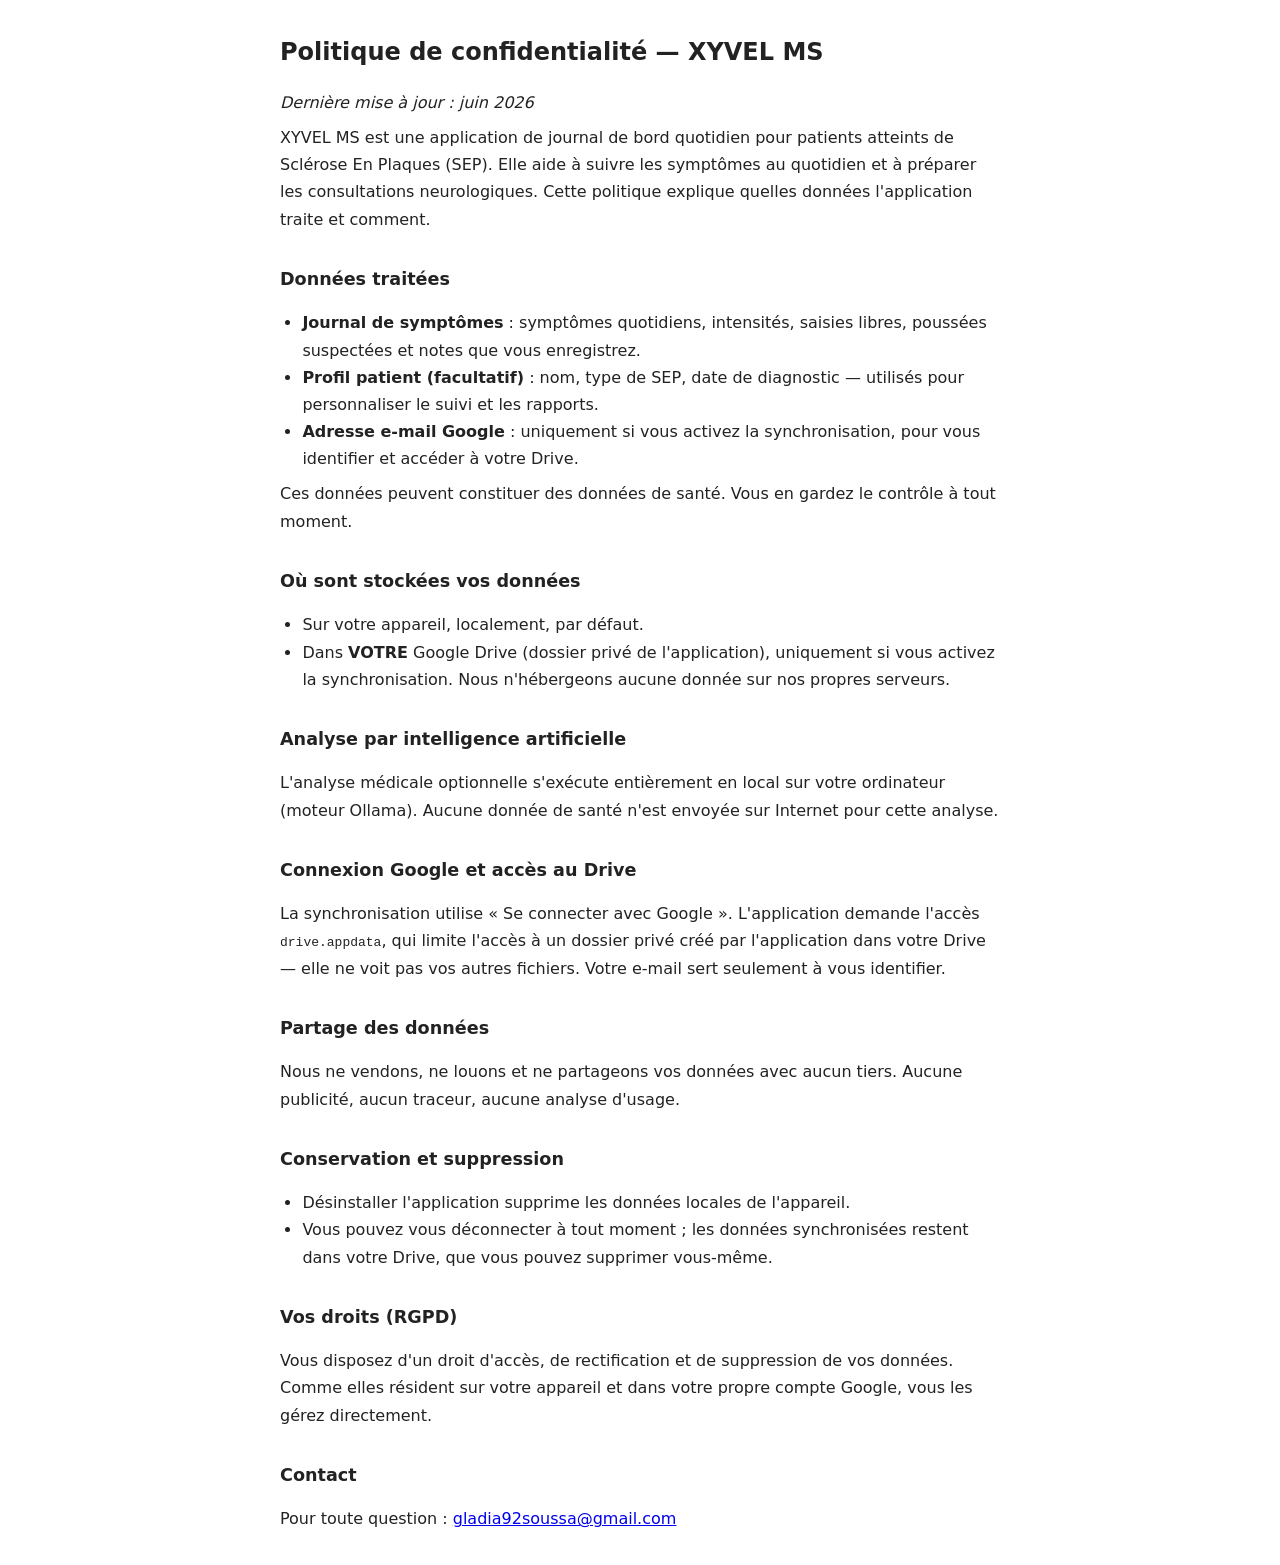
<file: privacy.html>
<!DOCTYPE html>
<html lang="fr">
<head>
  <meta charset="UTF-8" />
  <meta name="viewport" content="width=device-width, initial-scale=1.0" />
  <title>XYVEL MS — Politique de confidentialité</title>
  <style>
    body { font-family: system-ui, sans-serif; max-width: 720px; margin: 2rem auto; padding: 0 1.5rem; color: #222; line-height: 1.7; }
    h1 { font-size: 1.5rem; }
    h2 { font-size: 1.1rem; margin-top: 2rem; }
    p, ul { margin: 0.5rem 0; }
    ul { padding-left: 1.4rem; }
  </style>
</head>
<body>
  <h1>Politique de confidentialité — XYVEL MS</h1>
  <p><em>Dernière mise à jour : juin 2026</em></p>

  <p>XYVEL MS est une application de journal de bord quotidien pour patients atteints de Sclérose En Plaques (SEP). Elle aide à suivre les symptômes au quotidien et à préparer les consultations neurologiques. Cette politique explique quelles données l'application traite et comment.</p>

  <h2>Données traitées</h2>
  <ul>
    <li><strong>Journal de symptômes</strong> : symptômes quotidiens, intensités, saisies libres, poussées suspectées et notes que vous enregistrez.</li>
    <li><strong>Profil patient (facultatif)</strong> : nom, type de SEP, date de diagnostic — utilisés pour personnaliser le suivi et les rapports.</li>
    <li><strong>Adresse e-mail Google</strong> : uniquement si vous activez la synchronisation, pour vous identifier et accéder à votre Drive.</li>
  </ul>
  <p>Ces données peuvent constituer des données de santé. Vous en gardez le contrôle à tout moment.</p>

  <h2>Où sont stockées vos données</h2>
  <ul>
    <li>Sur votre appareil, localement, par défaut.</li>
    <li>Dans <strong>VOTRE</strong> Google Drive (dossier privé de l'application), uniquement si vous activez la synchronisation. Nous n'hébergeons aucune donnée sur nos propres serveurs.</li>
  </ul>

  <h2>Analyse par intelligence artificielle</h2>
  <p>L'analyse médicale optionnelle s'exécute entièrement en local sur votre ordinateur (moteur Ollama). Aucune donnée de santé n'est envoyée sur Internet pour cette analyse.</p>

  <h2>Connexion Google et accès au Drive</h2>
  <p>La synchronisation utilise « Se connecter avec Google ». L'application demande l'accès <code>drive.appdata</code>, qui limite l'accès à un dossier privé créé par l'application dans votre Drive — elle ne voit pas vos autres fichiers. Votre e-mail sert seulement à vous identifier.</p>

  <h2>Partage des données</h2>
  <p>Nous ne vendons, ne louons et ne partageons vos données avec aucun tiers. Aucune publicité, aucun traceur, aucune analyse d'usage.</p>

  <h2>Conservation et suppression</h2>
  <ul>
    <li>Désinstaller l'application supprime les données locales de l'appareil.</li>
    <li>Vous pouvez vous déconnecter à tout moment ; les données synchronisées restent dans votre Drive, que vous pouvez supprimer vous-même.</li>
  </ul>

  <h2>Vos droits (RGPD)</h2>
  <p>Vous disposez d'un droit d'accès, de rectification et de suppression de vos données. Comme elles résident sur votre appareil et dans votre propre compte Google, vous les gérez directement.</p>

  <h2>Contact</h2>
  <p>Pour toute question : <a href="mailto:gladia92soussa@gmail.com">gladia92soussa@gmail.com</a></p>
</body>
</html>
</file>
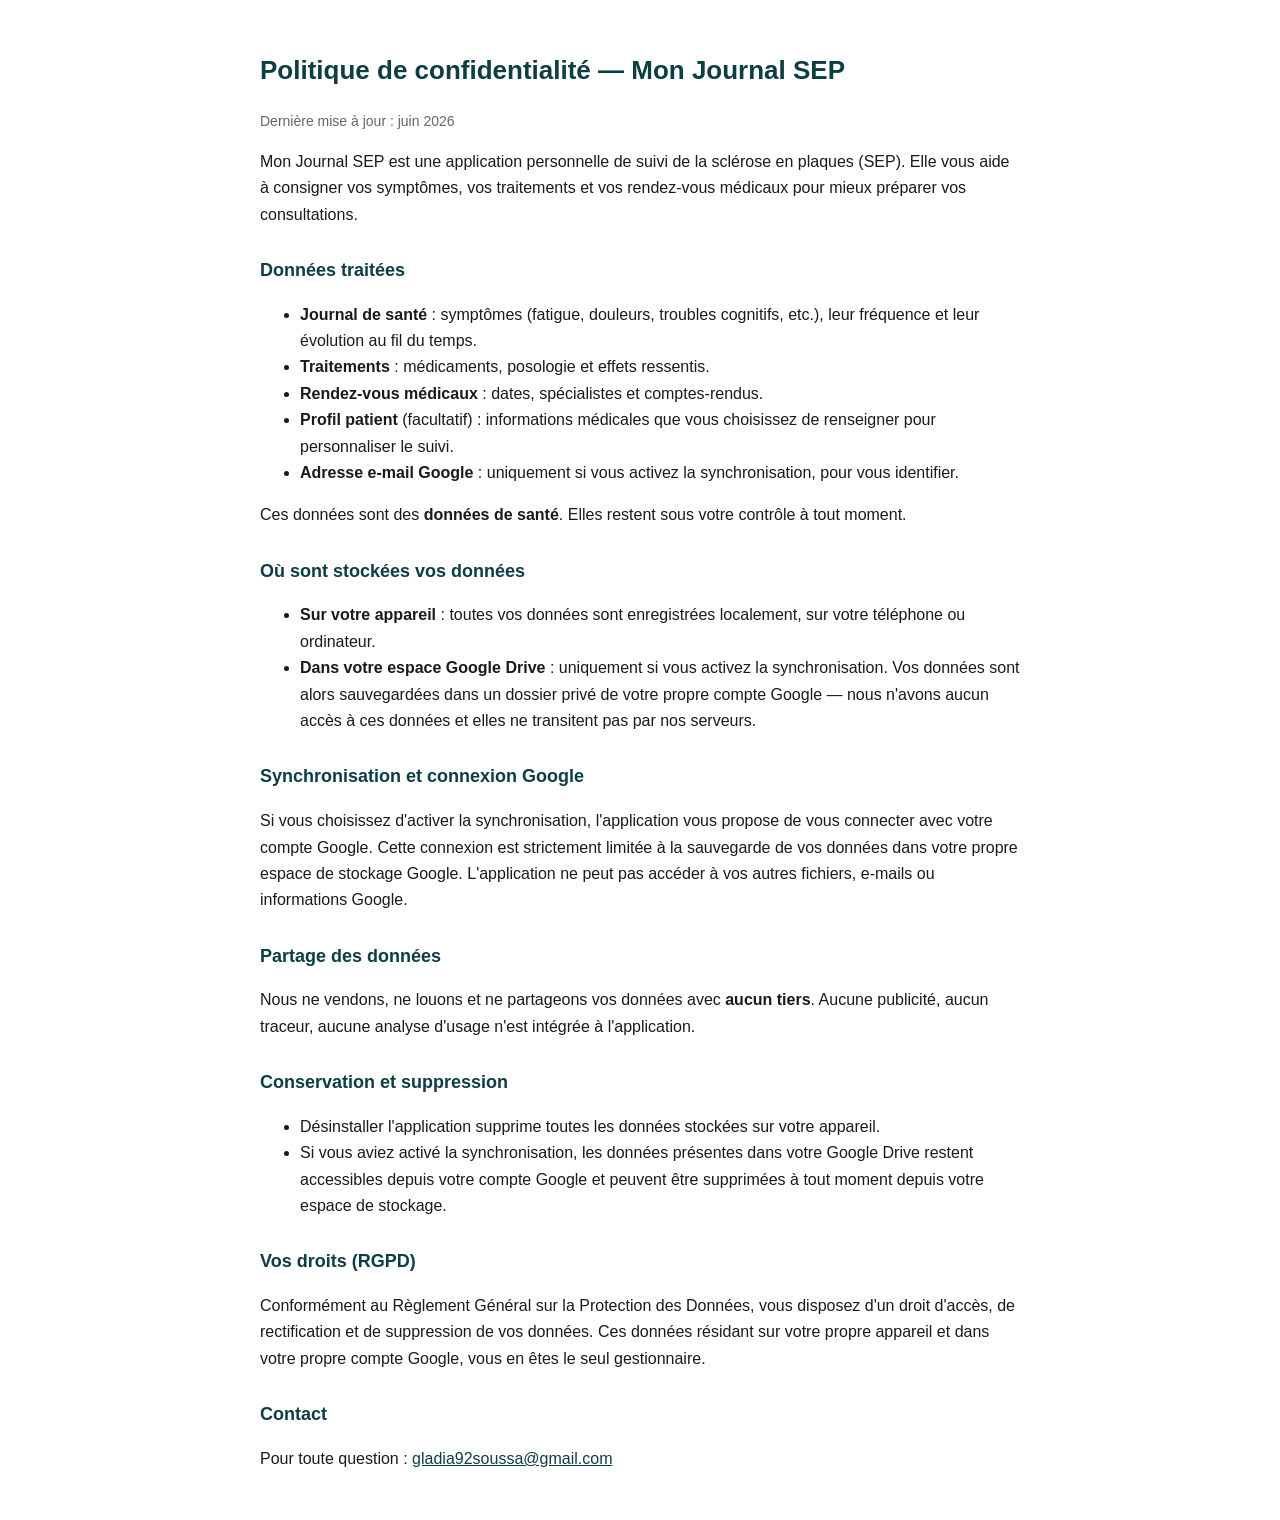
<file: docs/privacy.html>
<!DOCTYPE html>
<html lang="fr">
<head>
  <meta charset="utf-8">
  <meta name="viewport" content="width=device-width, initial-scale=1">
  <title>Mon Journal SEP — Politique de confidentialité</title>
  <style>
    body{font-family:-apple-system,BlinkMacSystemFont,"Segoe UI",Roboto,sans-serif;max-width:760px;margin:0 auto;padding:32px 20px;color:#1a1a1a;line-height:1.65}
    h1{font-size:26px;color:#0d3d45}h2{font-size:18px;margin-top:28px;color:#0d3d45}
    .muted{color:#666;font-size:14px}
    a{color:#0d3d45}
  </style>
</head>
<body>
  <h1>Politique de confidentialité — Mon Journal SEP</h1>
  <p class="muted">Dernière mise à jour : juin 2026</p>

  <p>Mon Journal SEP est une application personnelle de suivi de la sclérose en plaques (SEP). Elle vous aide à consigner vos symptômes, vos traitements et vos rendez-vous médicaux pour mieux préparer vos consultations.</p>

  <h2>Données traitées</h2>
  <ul>
    <li><strong>Journal de santé</strong> : symptômes (fatigue, douleurs, troubles cognitifs, etc.), leur fréquence et leur évolution au fil du temps.</li>
    <li><strong>Traitements</strong> : médicaments, posologie et effets ressentis.</li>
    <li><strong>Rendez-vous médicaux</strong> : dates, spécialistes et comptes-rendus.</li>
    <li><strong>Profil patient</strong> (facultatif) : informations médicales que vous choisissez de renseigner pour personnaliser le suivi.</li>
    <li><strong>Adresse e-mail Google</strong> : uniquement si vous activez la synchronisation, pour vous identifier.</li>
  </ul>
  <p>Ces données sont des <strong>données de santé</strong>. Elles restent sous votre contrôle à tout moment.</p>

  <h2>Où sont stockées vos données</h2>
  <ul>
    <li><strong>Sur votre appareil</strong> : toutes vos données sont enregistrées localement, sur votre téléphone ou ordinateur.</li>
    <li><strong>Dans votre espace Google Drive</strong> : uniquement si vous activez la synchronisation. Vos données sont alors sauvegardées dans un dossier privé de votre propre compte Google — nous n'avons aucun accès à ces données et elles ne transitent pas par nos serveurs.</li>
  </ul>

  <h2>Synchronisation et connexion Google</h2>
  <p>Si vous choisissez d'activer la synchronisation, l'application vous propose de vous connecter avec votre compte Google. Cette connexion est strictement limitée à la sauvegarde de vos données dans votre propre espace de stockage Google. L'application ne peut pas accéder à vos autres fichiers, e-mails ou informations Google.</p>

  <h2>Partage des données</h2>
  <p>Nous ne vendons, ne louons et ne partageons vos données avec <strong>aucun tiers</strong>. Aucune publicité, aucun traceur, aucune analyse d'usage n'est intégrée à l'application.</p>

  <h2>Conservation et suppression</h2>
  <ul>
    <li>Désinstaller l'application supprime toutes les données stockées sur votre appareil.</li>
    <li>Si vous aviez activé la synchronisation, les données présentes dans votre Google Drive restent accessibles depuis votre compte Google et peuvent être supprimées à tout moment depuis votre espace de stockage.</li>
  </ul>

  <h2>Vos droits (RGPD)</h2>
  <p>Conformément au Règlement Général sur la Protection des Données, vous disposez d'un droit d'accès, de rectification et de suppression de vos données. Ces données résidant sur votre propre appareil et dans votre propre compte Google, vous en êtes le seul gestionnaire.</p>

  <h2>Contact</h2>
  <p>Pour toute question : <a href="mailto:gladia92soussa@gmail.com">gladia92soussa@gmail.com</a></p>
</body>
</html>
</file>
